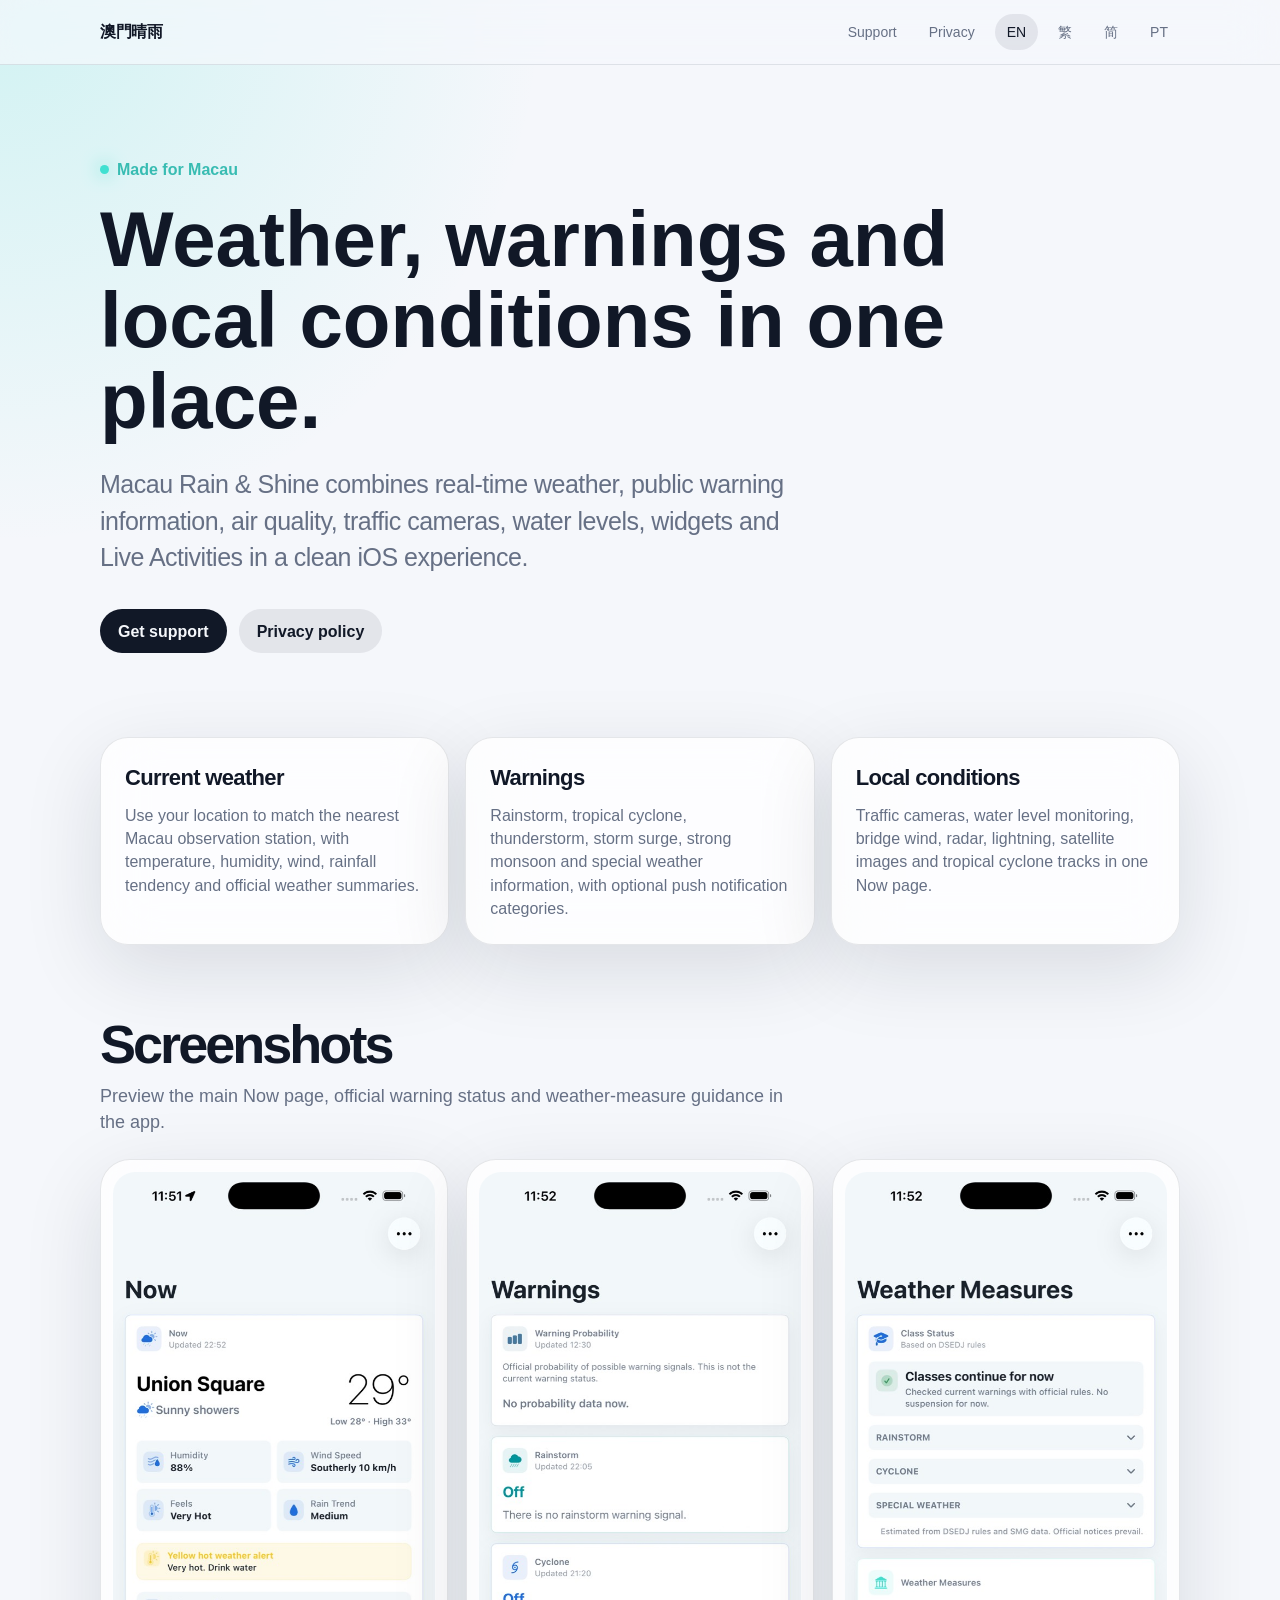
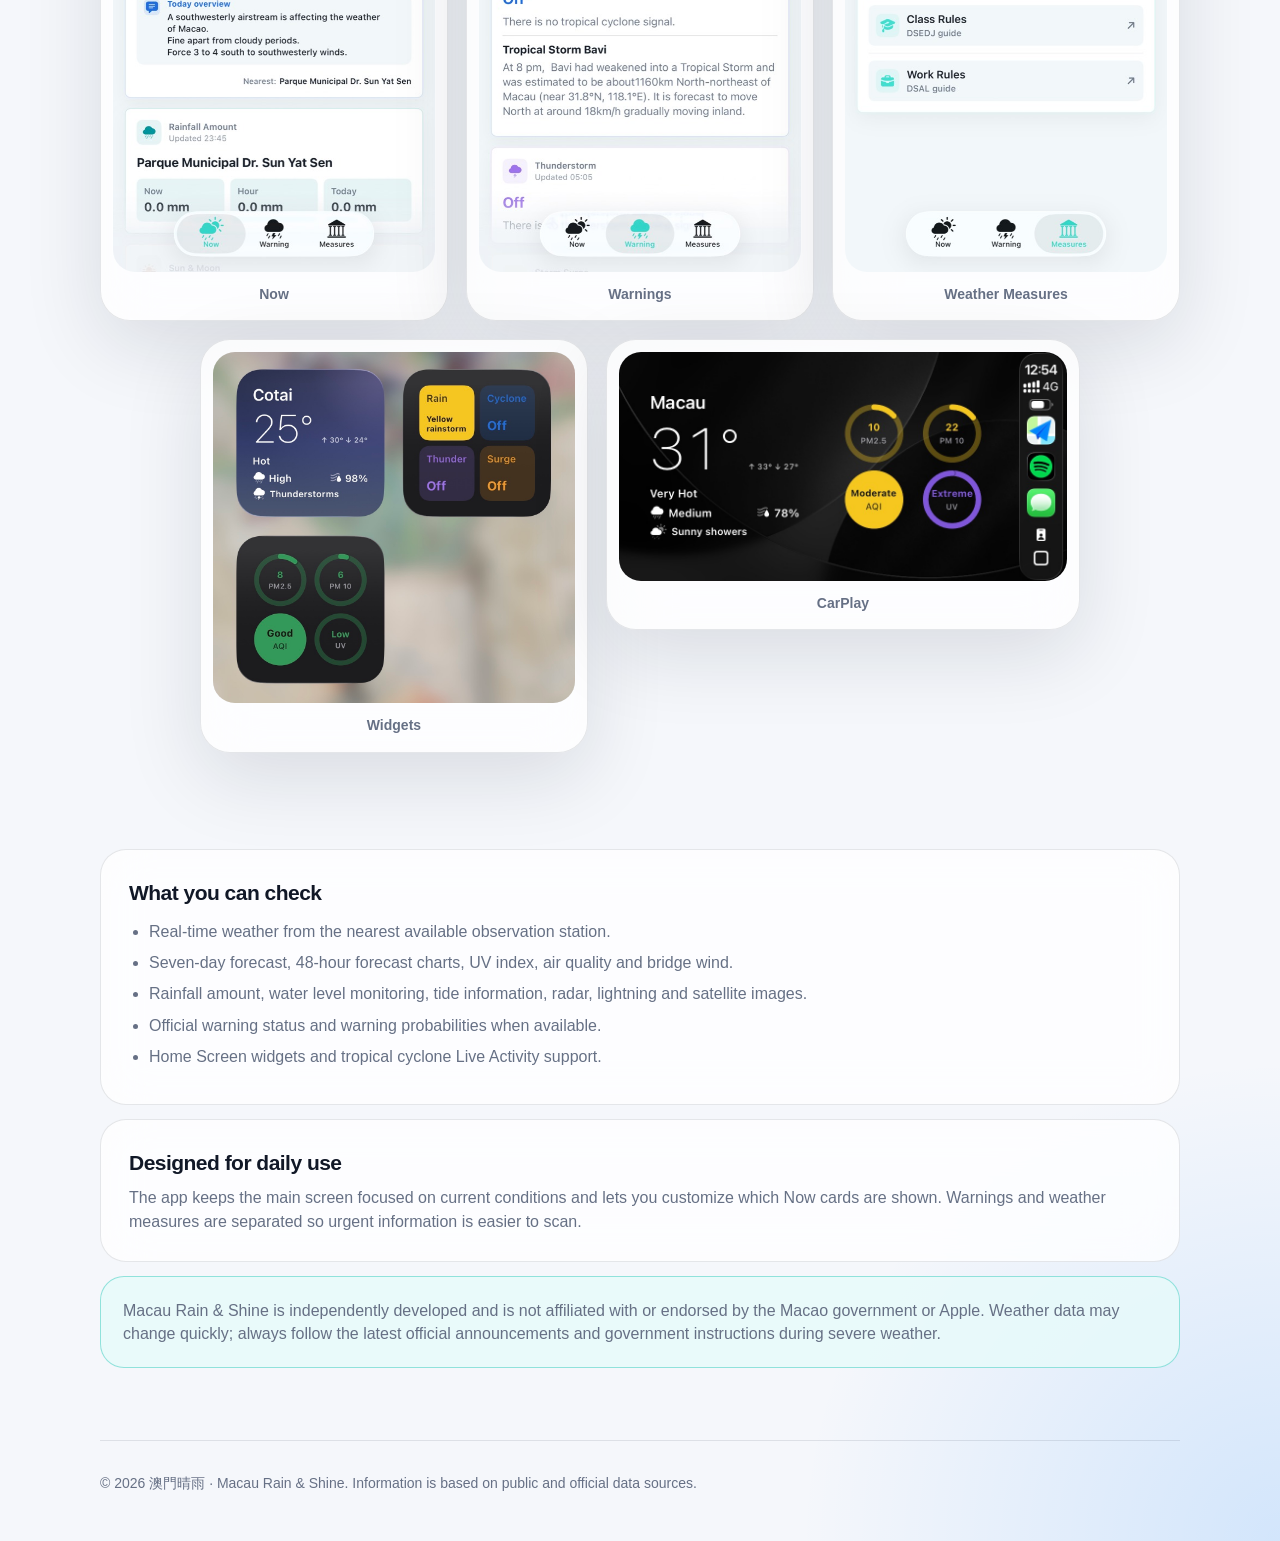
<file: index.html>
<!doctype html>
<html lang="en">
<head>
  <meta charset="utf-8">
  <meta name="viewport" content="width=device-width, initial-scale=1">
  <title>Macau Rain &amp; Shine</title>
  <meta name="description" content="Macau Rain &amp; Shine brings real-time Macau weather, warnings, forecasts, air quality, traffic cameras, water levels, widgets and Live Activities into one clean iOS app.">
  <link rel="stylesheet" href="styles.css">
</head>
<body>
  <header class="topbar">
    <nav class="page nav" aria-label="Main navigation">
      <a class="brand" href="index.html">澳門晴雨</a>
      <div class="links">
        <a href="support.html">Support</a>
        <a href="privacy.html">Privacy</a>
        <button class="lang-button active" data-lang="en">EN</button>
        <button class="lang-button" data-lang="zh-Hant">繁</button>
        <button class="lang-button" data-lang="zh-Hans">简</button>
        <button class="lang-button" data-lang="pt">PT</button>
      </div>
    </nav>
  </header>

  <main class="page">
    <section class="language-panel active" data-panel="en">
      <div class="hero">
        <div class="eyebrow">Made for Macau</div>
        <h1>Weather, warnings and local conditions in one place.</h1>
        <p class="lead">Macau Rain &amp; Shine combines real-time weather, public warning information, air quality, traffic cameras, water levels, widgets and Live Activities in a clean iOS experience.</p>
        <div class="actions">
          <a class="button" href="support.html">Get support</a>
          <a class="button secondary" href="privacy.html">Privacy policy</a>
        </div>
      </div>

      <div class="grid">
        <article class="card"><h2>Current weather</h2><p>Use your location to match the nearest Macau observation station, with temperature, humidity, wind, rainfall tendency and official weather summaries.</p></article>
        <article class="card"><h2>Warnings</h2><p>Rainstorm, tropical cyclone, thunderstorm, storm surge, strong monsoon and special weather information, with optional push notification categories.</p></article>
        <article class="card"><h2>Local conditions</h2><p>Traffic cameras, water level monitoring, bridge wind, radar, lightning, satellite images and tropical cyclone tracks in one Now page.</p></article>
      </div>

      <section class="screenshots" aria-labelledby="screenshots-en">
        <h2 id="screenshots-en">Screenshots</h2>
        <p class="section-lead">Preview the main Now page, official warning status and weather-measure guidance in the app.</p>
        <div class="screenshot-grid">
          <figure class="screenshot-card">
            <img src="assets/screenshots/en-now.jpg" alt="Now page showing current weather, rainfall amount and bottom tab bar" loading="lazy">
            <figcaption>Now</figcaption>
          </figure>
          <figure class="screenshot-card">
            <img src="assets/screenshots/en-warnings.jpg" alt="Warnings page showing rainstorm, cyclone and thunderstorm cards" loading="lazy">
            <figcaption>Warnings</figcaption>
          </figure>
          <figure class="screenshot-card">
            <img src="assets/screenshots/en-measures.jpg" alt="Weather Measures page showing class status and government guidance links" loading="lazy">
            <figcaption>Weather Measures</figcaption>
          </figure>
          <div class="screenshot-pair">
            <figure class="screenshot-card widget-preview">
              <img src="assets/screenshots/widget-en.jpg" alt="Home Screen widgets showing current weather, warning status, air quality and UV information" loading="lazy">
              <figcaption>Widgets</figcaption>
            </figure>
            <figure class="screenshot-card carplay-preview">
              <img src="assets/screenshots/en-carplay.jpg" alt="CarPlay screen showing current weather, air quality and UV information" loading="lazy">
              <figcaption>CarPlay</figcaption>
            </figure>
          </div>
        </div>
      </section>

      <section class="section stack">
        <article class="text-card">
          <h3>What you can check</h3>
          <ul class="feature-list">
            <li>Real-time weather from the nearest available observation station.</li>
            <li>Seven-day forecast, 48-hour forecast charts, UV index, air quality and bridge wind.</li>
            <li>Rainfall amount, water level monitoring, tide information, radar, lightning and satellite images.</li>
            <li>Official warning status and warning probabilities when available.</li>
            <li>Home Screen widgets and tropical cyclone Live Activity support.</li>
          </ul>
        </article>
        <article class="text-card">
          <h3>Designed for daily use</h3>
          <p>The app keeps the main screen focused on current conditions and lets you customize which Now cards are shown. Warnings and weather measures are separated so urgent information is easier to scan.</p>
        </article>
        <article class="notice">
          <p>Macau Rain &amp; Shine is independently developed and is not affiliated with or endorsed by the Macao government or Apple. Weather data may change quickly; always follow the latest official announcements and government instructions during severe weather.</p>
        </article>
      </section>
    </section>

    <section class="language-panel" data-panel="zh-Hant">
      <div class="hero">
        <div class="eyebrow">為澳門而設</div>
        <h1>即時天氣、警告及本地情況，一個 App 睇晒。</h1>
        <p class="lead">澳門晴雨整合即時天氣、公開警告資訊、空氣質素、交通鏡頭、水位監測、Widget 及 Live Activity，提供清晰簡潔的 iOS 體驗。</p>
        <div class="actions">
          <a class="button" href="support.html">支援</a>
          <a class="button secondary" href="privacy.html">私隱政策</a>
        </div>
      </div>

      <div class="grid">
        <article class="card"><h2>即時天氣</h2><p>使用定位配對最接近的澳門觀測站，顯示氣溫、濕度、風況、降雨傾向及官方天氣概況。</p></article>
        <article class="card"><h2>天氣警告</h2><p>暴雨、熱帶氣旋、雷暴、風暴潮、強烈季候風及特別天氣訊息，並可自訂推送通知類別。</p></article>
        <article class="card"><h2>本地實況</h2><p>交通鏡頭、水位監測、橋上風況、雷達、閃電、衛星雲圖及熱帶氣旋路徑圖集中於即時頁。</p></article>
      </div>

      <section class="screenshots" aria-labelledby="screenshots-zh-Hant">
        <h2 id="screenshots-zh-Hant">介面預覽</h2>
        <p class="section-lead">查看即時天氣、風雨警告及惡劣天氣措施三個主要頁面。</p>
        <div class="screenshot-grid">
          <figure class="screenshot-card">
            <img src="assets/screenshots/zh-Hant-now.jpg" alt="即時天氣頁面，顯示現時天氣及降雨量" loading="lazy">
            <figcaption>即時天氣</figcaption>
          </figure>
          <figure class="screenshot-card">
            <img src="assets/screenshots/zh-Hant-warnings.jpg" alt="風雨警告頁面，顯示暴雨、熱帶氣旋及雷暴警告" loading="lazy">
            <figcaption>風雨警告</figcaption>
          </figure>
          <figure class="screenshot-card">
            <img src="assets/screenshots/zh-Hant-measures.jpg" alt="惡劣天氣措施頁面，顯示停課情況及政府指引" loading="lazy">
            <figcaption>惡劣天氣措施</figcaption>
          </figure>
          <div class="screenshot-pair">
            <figure class="screenshot-card widget-preview">
              <img src="assets/screenshots/widget-zh-Hant.jpg" alt="主畫面 Widget，顯示即時天氣、警告狀態、空氣質素及紫外線資料" loading="lazy">
              <figcaption>Widget</figcaption>
            </figure>
            <figure class="screenshot-card carplay-preview">
              <img src="assets/screenshots/zh-Hant-carplay.jpg" alt="CarPlay 畫面，顯示即時天氣、空氣質素及紫外線資料" loading="lazy">
              <figcaption>CarPlay</figcaption>
            </figure>
          </div>
        </div>
      </section>

      <section class="section stack">
        <article class="text-card">
          <h3>可以查看的資料</h3>
          <ul class="feature-list">
            <li>最接近觀測站的即時天氣資料。</li>
            <li>七日預報、48 小時預報圖、紫外線指數、空氣質素及橋上風況。</li>
            <li>降雨量、水位監測、潮汐資訊、雷達圖、閃電圖及衛星雲圖。</li>
            <li>官方警告狀態，以及有資料時顯示警告發出概率。</li>
            <li>主畫面 Widget 及熱帶氣旋 Live Activity。</li>
          </ul>
        </article>
        <article class="text-card">
          <h3>為日常使用而整理</h3>
          <p>主頁集中顯示現時最需要的資訊，並可自訂顯示哪些即時卡片。警告及惡劣天氣措施分頁處理，方便快速掃讀。</p>
        </article>
        <article class="notice">
          <p>澳門晴雨由獨立開發者製作，與澳門政府部門或 Apple 沒有隸屬、認可或合作關係。天氣資料可能快速轉變；惡劣天氣期間，請以最新官方公布及政府指引為準。</p>
        </article>
      </section>
    </section>

    <section class="language-panel" data-panel="zh-Hans">
      <div class="hero">
        <div class="eyebrow">为澳门而设</div>
        <h1>即时天气、警告及本地情况，一个 App 看齐。</h1>
        <p class="lead">澳门晴雨整合即时天气、公开警告信息、空气质量、交通镜头、水位监测、Widget 及 Live Activity，提供清晰简洁的 iOS 体验。</p>
        <div class="actions">
          <a class="button" href="support.html">支持</a>
          <a class="button secondary" href="privacy.html">隐私政策</a>
        </div>
      </div>

      <div class="grid">
        <article class="card"><h2>即时天气</h2><p>使用定位配对最接近的澳门观测站，显示气温、湿度、风况、降雨倾向及官方天气概况。</p></article>
        <article class="card"><h2>天气警告</h2><p>暴雨、热带气旋、雷暴、风暴潮、强烈季候风及特别天气信息，并可自定义推送通知类别。</p></article>
        <article class="card"><h2>本地实况</h2><p>交通镜头、水位监测、桥上风况、雷达、闪电、卫星云图及热带气旋路径图集中于即时页。</p></article>
      </div>

      <section class="screenshots" aria-labelledby="screenshots-zh-Hans">
        <h2 id="screenshots-zh-Hans">界面预览</h2>
        <p class="section-lead">查看即时天气、风雨警告及恶劣天气措施三个主要页面。</p>
        <div class="screenshot-grid">
          <figure class="screenshot-card">
            <img src="assets/screenshots/zh-Hans-now.jpg" alt="即时天气页面，显示当前天气及降雨量" loading="lazy">
            <figcaption>即时天气</figcaption>
          </figure>
          <figure class="screenshot-card">
            <img src="assets/screenshots/zh-Hans-warnings.jpg" alt="风雨警告页面，显示暴雨、热带气旋及雷暴警告" loading="lazy">
            <figcaption>风雨警告</figcaption>
          </figure>
          <figure class="screenshot-card">
            <img src="assets/screenshots/zh-Hans-measures.jpg" alt="恶劣天气措施页面，显示停课情况及政府指引" loading="lazy">
            <figcaption>恶劣天气措施</figcaption>
          </figure>
          <div class="screenshot-pair">
            <figure class="screenshot-card widget-preview">
              <img src="assets/screenshots/widget-zh-Hans.jpg" alt="主屏幕 Widget，显示即时天气、警告状态、空气质量及紫外线资料" loading="lazy">
              <figcaption>Widget</figcaption>
            </figure>
            <figure class="screenshot-card carplay-preview">
              <img src="assets/screenshots/zh-Hans-carplay.jpg" alt="CarPlay 画面，显示即时天气、空气质量及紫外线资料" loading="lazy">
              <figcaption>CarPlay</figcaption>
            </figure>
          </div>
        </div>
      </section>

      <section class="section stack">
        <article class="text-card">
          <h3>可以查看的资料</h3>
          <ul class="feature-list">
            <li>最接近观测站的即时天气资料。</li>
            <li>七日预报、48 小时预报图、紫外线指数、空气质量及桥上风况。</li>
            <li>降雨量、水位监测、潮汐信息、雷达图、闪电图及卫星云图。</li>
            <li>官方警告状态，以及有资料时显示警告发出概率。</li>
            <li>主屏幕 Widget 及热带气旋 Live Activity。</li>
          </ul>
        </article>
        <article class="text-card">
          <h3>为日常使用而整理</h3>
          <p>主页集中显示当前最需要的信息，并可自定义显示哪些即时卡片。警告及恶劣天气措施分页处理，方便快速扫读。</p>
        </article>
        <article class="notice">
          <p>澳门晴雨由独立开发者制作，与澳门政府部门或 Apple 没有隶属、认可或合作关系。天气资料可能快速转变；恶劣天气期间，请以最新官方公布及政府指引为准。</p>
        </article>
      </section>
    </section>

    <section class="language-panel" data-panel="pt">
      <div class="hero">
        <div class="eyebrow">Criado para Macau</div>
        <h1>Tempo, avisos e condições locais num só lugar.</h1>
        <p class="lead">Sol e Chuva Macau reúne tempo em tempo real, informação pública sobre avisos, qualidade do ar, câmaras de trânsito, nível da água, widgets e Live Activities numa experiência iOS simples e clara.</p>
        <div class="actions">
          <a class="button" href="support.html">Apoio</a>
          <a class="button secondary" href="privacy.html">Privacidade</a>
        </div>
      </div>

      <div class="grid">
        <article class="card"><h2>Tempo atual</h2><p>Usa a localização para encontrar a estação de observação de Macau mais próxima, com temperatura, humidade, vento, tendência de chuva e resumo oficial.</p></article>
        <article class="card"><h2>Avisos</h2><p>Chuva intensa, ciclone tropical, trovoada, maré de tempestade, monção forte e informações especiais, com categorias opcionais de notificações.</p></article>
        <article class="card"><h2>Condições locais</h2><p>Câmaras de trânsito, nível da água, vento nas pontes, radar, relâmpagos, imagens de satélite e trajetórias de ciclones tropicais na página Agora.</p></article>
      </div>

      <section class="screenshots" aria-labelledby="screenshots-pt">
        <h2 id="screenshots-pt">Capturas de ecrã</h2>
        <p class="section-lead">Veja as páginas principais: tempo atual, avisos e medidas de mau tempo.</p>
        <div class="screenshot-grid">
          <figure class="screenshot-card">
            <img src="assets/screenshots/pt-now.jpg" alt="Página Tempo Atual com meteorologia atual e precipitação" loading="lazy">
            <figcaption>Tempo Atual</figcaption>
          </figure>
          <figure class="screenshot-card">
            <img src="assets/screenshots/pt-warnings.jpg" alt="Página Avisos com chuva intensa, ciclone e trovoada" loading="lazy">
            <figcaption>Avisos</figcaption>
          </figure>
          <figure class="screenshot-card">
            <img src="assets/screenshots/pt-measures.jpg" alt="Página Medidas de mau tempo com estado das aulas e guias oficiais" loading="lazy">
            <figcaption>Medidas</figcaption>
          </figure>
          <div class="screenshot-pair">
            <figure class="screenshot-card widget-preview">
              <img src="assets/screenshots/widget-pt.jpg" alt="Widgets do ecrã principal com tempo atual, avisos, qualidade do ar e índice UV" loading="lazy">
              <figcaption>Widgets</figcaption>
            </figure>
            <figure class="screenshot-card carplay-preview">
              <img src="assets/screenshots/pt-carplay.jpg" alt="Ecrã CarPlay com tempo atual, qualidade do ar e índice UV" loading="lazy">
              <figcaption>CarPlay</figcaption>
            </figure>
          </div>
        </div>
      </section>

      <section class="section stack">
        <article class="text-card">
          <h3>O que pode consultar</h3>
          <ul class="feature-list">
            <li>Tempo em tempo real da estação de observação mais próxima.</li>
            <li>Previsão de sete dias, gráficos de 48 horas, índice UV, qualidade do ar e vento nas pontes.</li>
            <li>Quantidade de chuva, monitorização do nível da água, marés, radar, relâmpagos e imagens de satélite.</li>
            <li>Estado dos avisos oficiais e probabilidades de emissão quando disponíveis.</li>
            <li>Widgets no ecrã principal e Live Activity para ciclones tropicais.</li>
          </ul>
        </article>
        <article class="text-card">
          <h3>Organizada para uso diário</h3>
          <p>A página principal mostra as informações mais importantes do momento e permite personalizar os cartões. Os avisos e medidas de mau tempo ficam em páginas separadas para leitura rápida.</p>
        </article>
        <article class="notice">
          <p>Sol e Chuva Macau é desenvolvida de forma independente e não é afiliada nem apoiada pelo Governo de Macau ou pela Apple. As condições meteorológicas podem mudar rapidamente; durante mau tempo, siga sempre os anúncios oficiais e as instruções do governo.</p>
        </article>
      </section>
    </section>
  </main>

  <footer class="page footer">© 2026 澳門晴雨 · Macau Rain &amp; Shine. Information is based on public and official data sources.</footer>
  <script>
    const buttons = document.querySelectorAll(".lang-button");
    const panels = document.querySelectorAll(".language-panel");
    buttons.forEach((button) => {
      button.addEventListener("click", () => {
        const lang = button.dataset.lang;
        buttons.forEach((item) => item.classList.toggle("active", item === button));
        panels.forEach((panel) => panel.classList.toggle("active", panel.dataset.panel === lang));
        document.documentElement.lang = lang;
      });
    });
  </script>
</body>
</html>
</file>
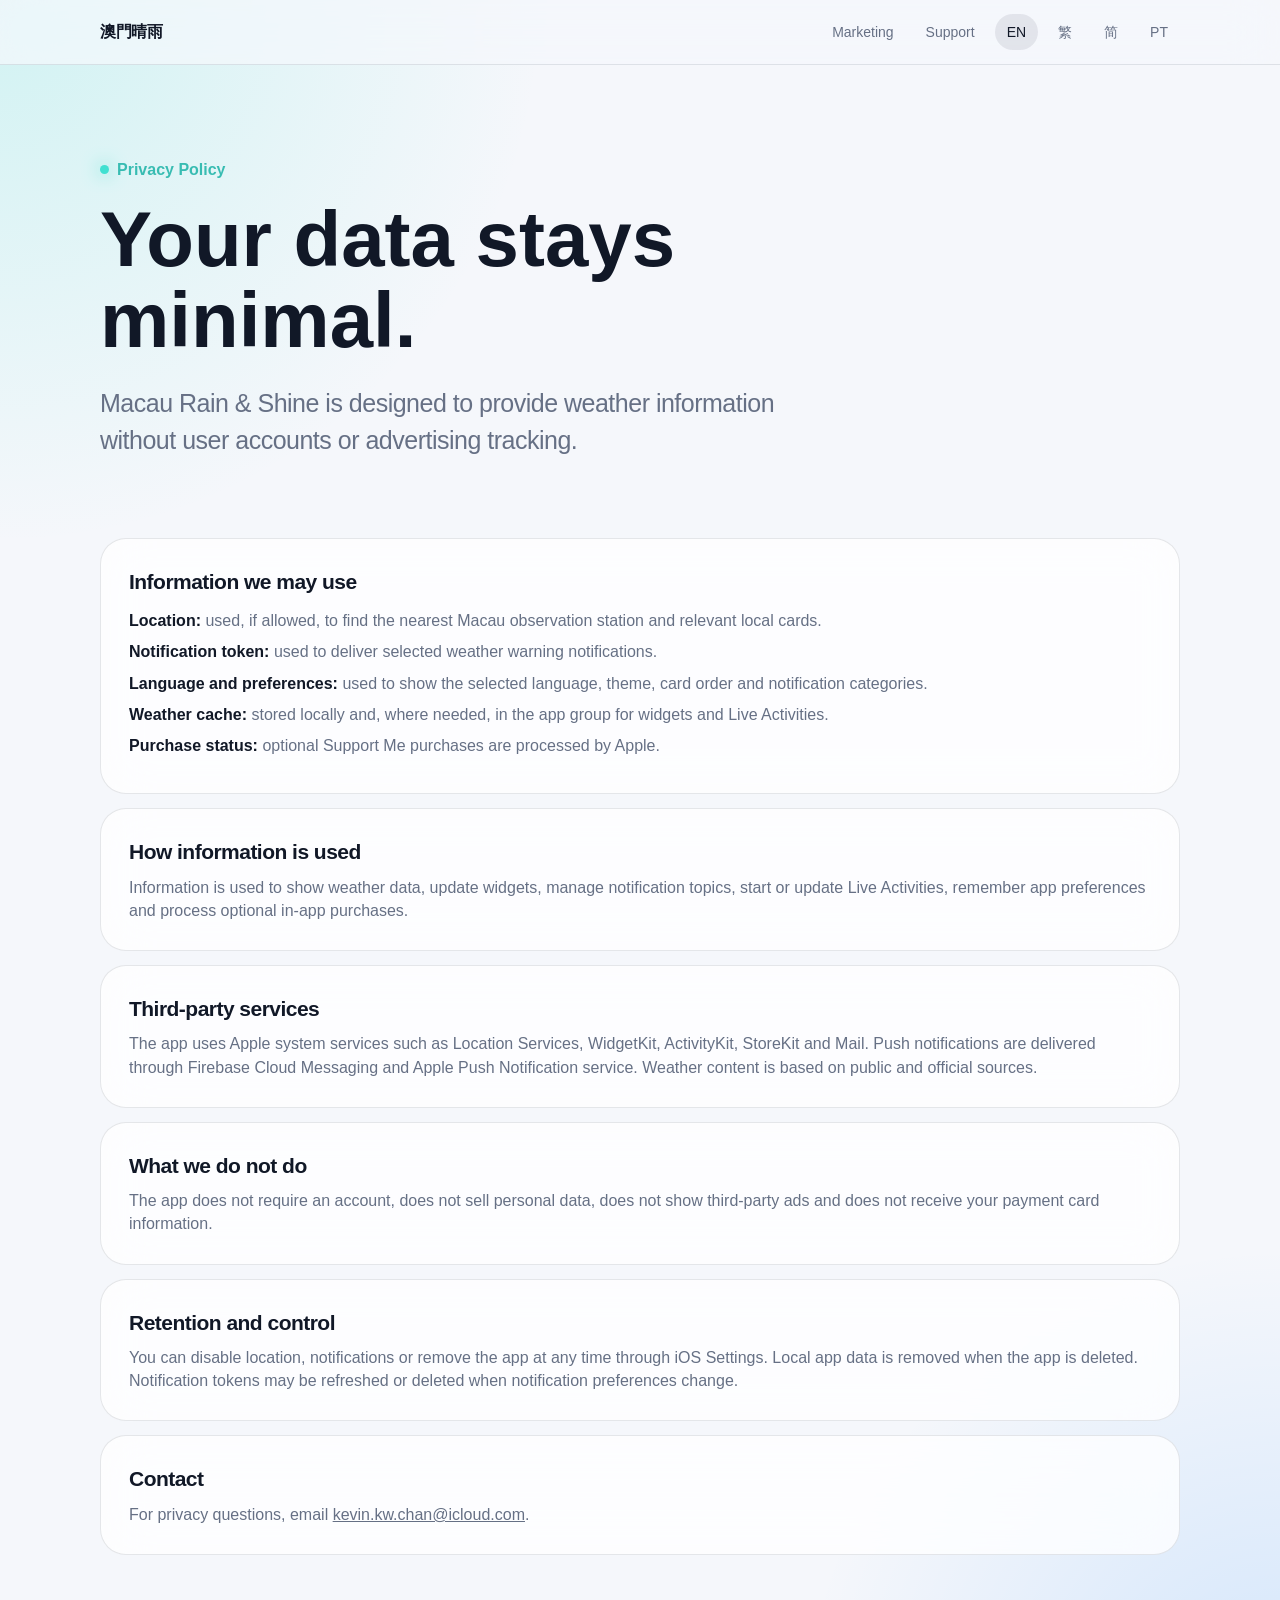
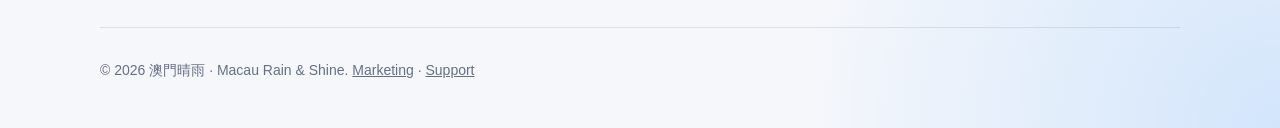
<file: privacy.html>
<!doctype html>
<html lang="en">
<head>
  <meta charset="utf-8">
  <meta name="viewport" content="width=device-width, initial-scale=1">
  <title>Macau Rain &amp; Shine Privacy Policy</title>
  <meta name="description" content="Privacy policy for Macau Rain &amp; Shine.">
  <link rel="stylesheet" href="styles.css">
</head>
<body>
  <header class="topbar">
    <nav class="page nav" aria-label="Main navigation">
      <a class="brand" href="index.html">澳門晴雨</a>
      <div class="links">
        <a href="index.html">Marketing</a>
        <a href="support.html">Support</a>
        <button class="lang-button active" data-lang="en">EN</button>
        <button class="lang-button" data-lang="zh-Hant">繁</button>
        <button class="lang-button" data-lang="zh-Hans">简</button>
        <button class="lang-button" data-lang="pt">PT</button>
      </div>
    </nav>
  </header>

  <main class="page">
    <section class="language-panel active" data-panel="en">
      <div class="hero">
        <div class="eyebrow">Privacy Policy</div>
        <h1>Your data stays minimal.</h1>
        <p class="lead">Macau Rain &amp; Shine is designed to provide weather information without user accounts or advertising tracking.</p>
      </div>
      <section class="section stack">
        <article class="text-card">
          <h3>Information we may use</h3>
          <ul class="meta-list">
            <li><strong>Location:</strong> used, if allowed, to find the nearest Macau observation station and relevant local cards.</li>
            <li><strong>Notification token:</strong> used to deliver selected weather warning notifications.</li>
            <li><strong>Language and preferences:</strong> used to show the selected language, theme, card order and notification categories.</li>
            <li><strong>Weather cache:</strong> stored locally and, where needed, in the app group for widgets and Live Activities.</li>
            <li><strong>Purchase status:</strong> optional Support Me purchases are processed by Apple.</li>
          </ul>
        </article>
        <article class="text-card"><h3>How information is used</h3><p>Information is used to show weather data, update widgets, manage notification topics, start or update Live Activities, remember app preferences and process optional in-app purchases.</p></article>
        <article class="text-card"><h3>Third-party services</h3><p>The app uses Apple system services such as Location Services, WidgetKit, ActivityKit, StoreKit and Mail. Push notifications are delivered through Firebase Cloud Messaging and Apple Push Notification service. Weather content is based on public and official sources.</p></article>
        <article class="text-card"><h3>What we do not do</h3><p>The app does not require an account, does not sell personal data, does not show third-party ads and does not receive your payment card information.</p></article>
        <article class="text-card"><h3>Retention and control</h3><p>You can disable location, notifications or remove the app at any time through iOS Settings. Local app data is removed when the app is deleted. Notification tokens may be refreshed or deleted when notification preferences change.</p></article>
        <article class="text-card"><h3>Contact</h3><p>For privacy questions, email <a href="mailto:kevin.kw.chan@icloud.com">kevin.kw.chan@icloud.com</a>.</p></article>
      </section>
    </section>

    <section class="language-panel" data-panel="zh-Hant">
      <div class="hero">
        <div class="eyebrow">私隱政策</div>
        <h1>只使用必要資料。</h1>
        <p class="lead">澳門晴雨不設用戶帳戶，亦不作廣告追蹤，目標是簡單提供天氣資訊。</p>
      </div>
      <section class="section stack">
        <article class="text-card">
          <h3>可能使用的資料</h3>
          <ul class="meta-list">
            <li><strong>定位：</strong>如你允許，用於尋找最接近的澳門觀測站及相關本地卡片。</li>
            <li><strong>通知 token：</strong>用於發送你選擇接收的天氣警告通知。</li>
            <li><strong>語言及偏好：</strong>用於顯示所選語言、主題、卡片排序及通知類別。</li>
            <li><strong>天氣快取：</strong>儲存在本機，必要時亦儲存在 App Group 供 Widget 及 Live Activity 使用。</li>
            <li><strong>購買狀態：</strong>自願 Support Me 內購買由 Apple 處理。</li>
          </ul>
        </article>
        <article class="text-card"><h3>資料用途</h3><p>資料用於顯示天氣、更新 Widget、管理通知 topic、啟動或更新 Live Activity、記住 App 偏好，以及處理自願性 App 內購買。</p></article>
        <article class="text-card"><h3>第三方服務</h3><p>App 使用 Apple 系統服務，例如定位服務、WidgetKit、ActivityKit、StoreKit 及 Mail。推送通知透過 Firebase Cloud Messaging 及 Apple Push Notification service 發送。天氣內容基於公開及官方資料來源。</p></article>
        <article class="text-card"><h3>我們不會做的事</h3><p>App 不需要用戶帳戶，不會出售個人資料，不會顯示第三方廣告，亦不會取得你的付款卡資料。</p></article>
        <article class="text-card"><h3>保留及控制</h3><p>你可隨時在 iOS 設定關閉定位、通知或移除 App。刪除 App 會移除本機 App 資料。通知 token 可能會在通知偏好改變時重新整理或刪除。</p></article>
        <article class="text-card"><h3>聯絡</h3><p>如有私隱問題，請電郵至 <a href="mailto:kevin.kw.chan@icloud.com">kevin.kw.chan@icloud.com</a>。</p></article>
      </section>
    </section>

    <section class="language-panel" data-panel="zh-Hans">
      <div class="hero">
        <div class="eyebrow">隐私政策</div>
        <h1>只使用必要资料。</h1>
        <p class="lead">澳门晴雨不设用户账户，也不作广告追踪，目标是简单提供天气信息。</p>
      </div>
      <section class="section stack">
        <article class="text-card">
          <h3>可能使用的资料</h3>
          <ul class="meta-list">
            <li><strong>定位：</strong>如你允许，用于寻找最接近的澳门观测站及相关本地卡片。</li>
            <li><strong>通知 token：</strong>用于发送你选择接收的天气警告通知。</li>
            <li><strong>语言及偏好：</strong>用于显示所选语言、主题、卡片排序及通知类别。</li>
            <li><strong>天气缓存：</strong>储存在本机，必要时也储存在 App Group 供 Widget 及 Live Activity 使用。</li>
            <li><strong>购买状态：</strong>自愿 Support Me 内购买由 Apple 处理。</li>
          </ul>
        </article>
        <article class="text-card"><h3>资料用途</h3><p>资料用于显示天气、更新 Widget、管理通知 topic、启动或更新 Live Activity、记住 App 偏好，以及处理自愿性 App 内购买。</p></article>
        <article class="text-card"><h3>第三方服务</h3><p>App 使用 Apple 系统服务，例如定位服务、WidgetKit、ActivityKit、StoreKit 及 Mail。推送通知通过 Firebase Cloud Messaging 及 Apple Push Notification service 发送。天气内容基于公开及官方资料来源。</p></article>
        <article class="text-card"><h3>我们不会做的事</h3><p>App 不需要用户账户，不会出售个人资料，不会显示第三方广告，也不会取得你的付款卡资料。</p></article>
        <article class="text-card"><h3>保留及控制</h3><p>你可随时在 iOS 设置关闭定位、通知或移除 App。删除 App 会移除本机 App 资料。通知 token 可能会在通知偏好改变时刷新或删除。</p></article>
        <article class="text-card"><h3>联系</h3><p>如有隐私问题，请电邮至 <a href="mailto:kevin.kw.chan@icloud.com">kevin.kw.chan@icloud.com</a>。</p></article>
      </section>
    </section>

    <section class="language-panel" data-panel="pt">
      <div class="hero">
        <div class="eyebrow">Privacidade</div>
        <h1>Usamos apenas o necessário.</h1>
        <p class="lead">Sol e Chuva Macau foi criada para fornecer informação meteorológica sem contas de utilizador nem rastreio publicitário.</p>
      </div>
      <section class="section stack">
        <article class="text-card">
          <h3>Informação que podemos usar</h3>
          <ul class="meta-list">
            <li><strong>Localização:</strong> usada, se autorizada, para encontrar a estação de observação de Macau mais próxima e cartões locais relevantes.</li>
            <li><strong>Token de notificação:</strong> usado para enviar as notificações de avisos meteorológicos escolhidas pelo utilizador.</li>
            <li><strong>Idioma e preferências:</strong> usados para mostrar o idioma, tema, ordem dos cartões e categorias de notificação selecionados.</li>
            <li><strong>Cache meteorológica:</strong> guardada localmente e, quando necessário, no App Group para widgets e Live Activities.</li>
            <li><strong>Estado de compra:</strong> compras opcionais Support Me são processadas pela Apple.</li>
          </ul>
        </article>
        <article class="text-card"><h3>Como a informação é usada</h3><p>A informação é usada para mostrar dados meteorológicos, atualizar widgets, gerir tópicos de notificação, iniciar ou atualizar Live Activities, guardar preferências e processar compras opcionais na app.</p></article>
        <article class="text-card"><h3>Serviços de terceiros</h3><p>A app usa serviços do sistema Apple, como Localização, WidgetKit, ActivityKit, StoreKit e Mail. As notificações push são enviadas através do Firebase Cloud Messaging e Apple Push Notification service. O conteúdo meteorológico baseia-se em fontes públicas e oficiais.</p></article>
        <article class="text-card"><h3>O que não fazemos</h3><p>A app não exige conta, não vende dados pessoais, não mostra anúncios de terceiros e não recebe dados do seu cartão de pagamento.</p></article>
        <article class="text-card"><h3>Retenção e controlo</h3><p>Pode desativar localização, notificações ou remover a app a qualquer momento nas Definições do iOS. Ao apagar a app, os dados locais da app são removidos. Os tokens de notificação podem ser atualizados ou apagados quando as preferências mudam.</p></article>
        <article class="text-card"><h3>Contacto</h3><p>Para questões de privacidade, envie email para <a href="mailto:kevin.kw.chan@icloud.com">kevin.kw.chan@icloud.com</a>.</p></article>
      </section>
    </section>
  </main>

  <footer class="page footer">© 2026 澳門晴雨 · Macau Rain &amp; Shine. <a href="index.html">Marketing</a> · <a href="support.html">Support</a></footer>
  <script>
    const buttons = document.querySelectorAll(".lang-button");
    const panels = document.querySelectorAll(".language-panel");
    buttons.forEach((button) => {
      button.addEventListener("click", () => {
        const lang = button.dataset.lang;
        buttons.forEach((item) => item.classList.toggle("active", item === button));
        panels.forEach((panel) => panel.classList.toggle("active", panel.dataset.panel === lang));
        document.documentElement.lang = lang;
      });
    });
  </script>
</body>
</html>
</file>
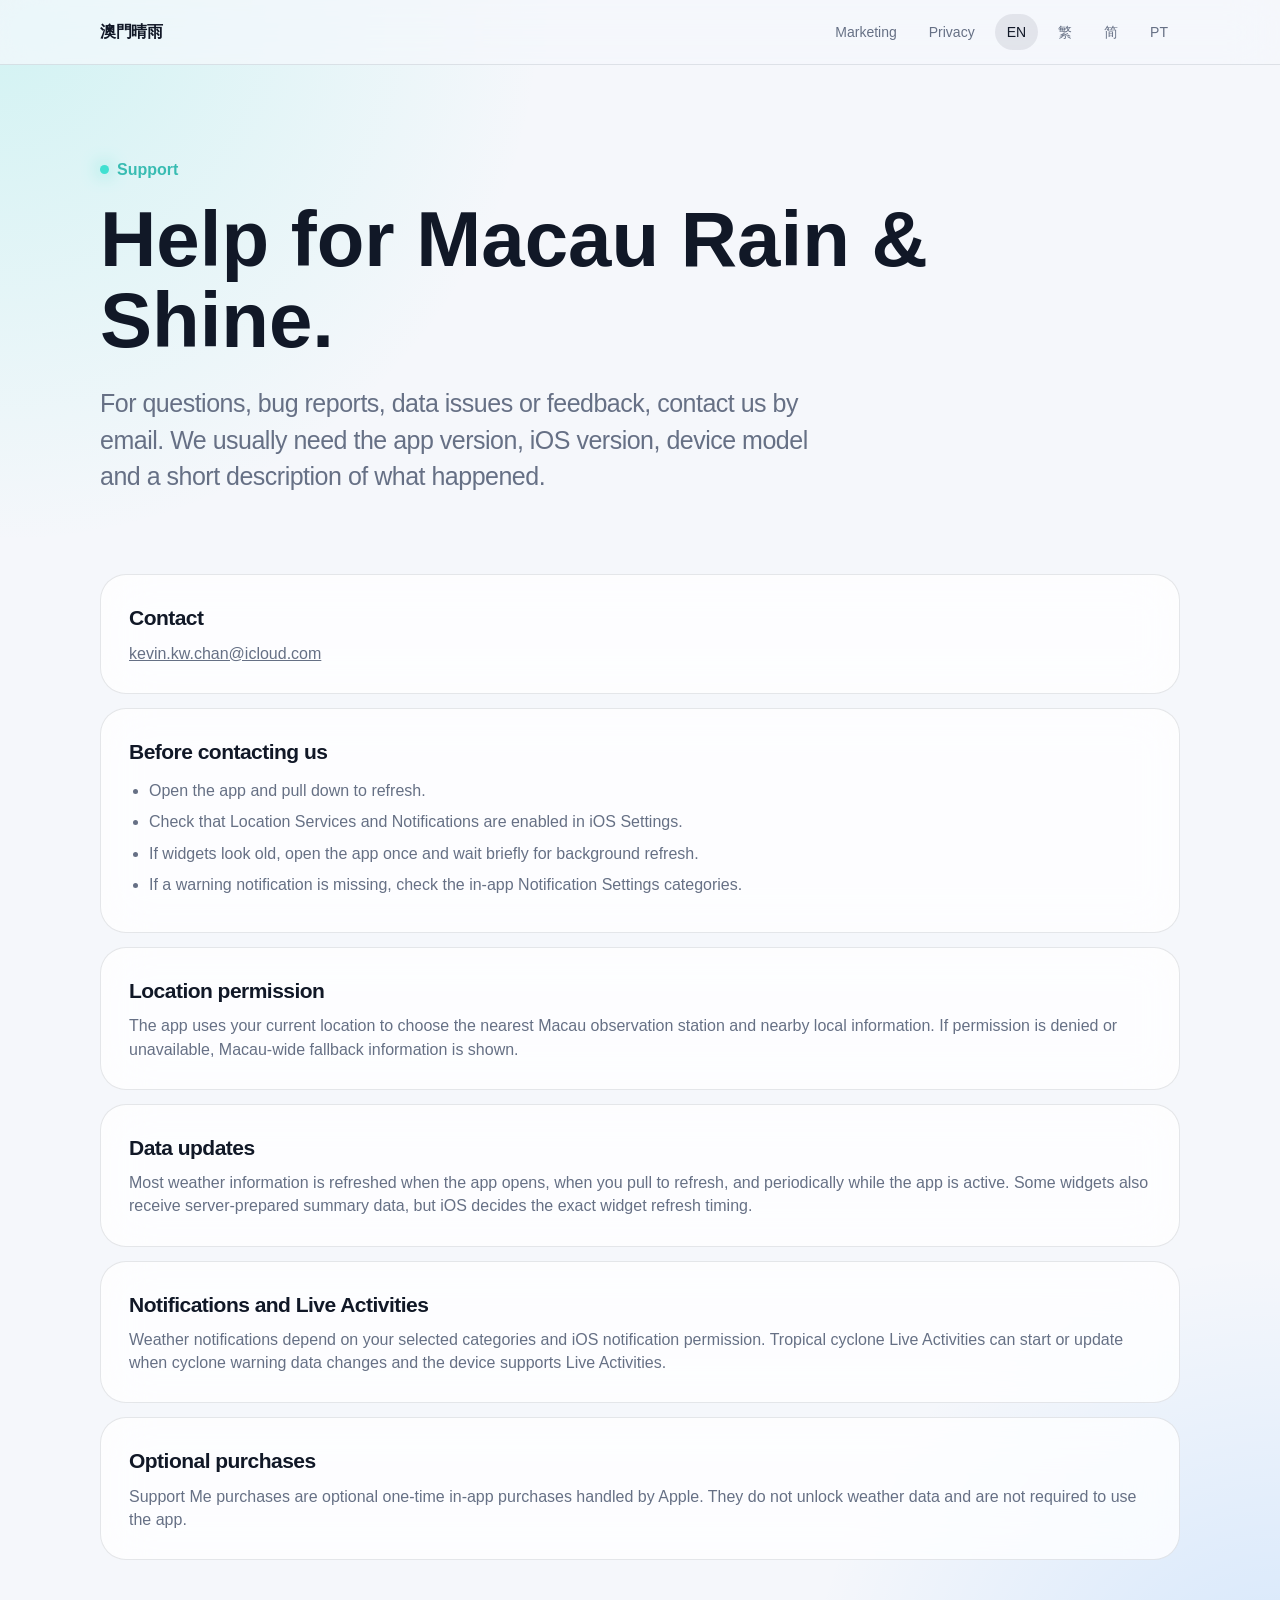
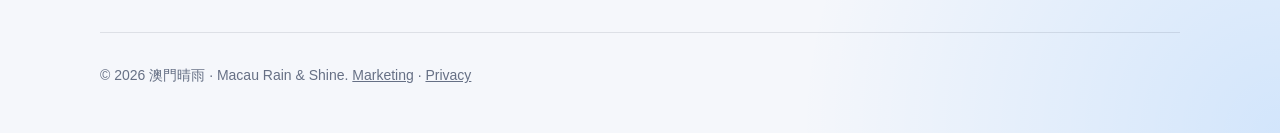
<file: support.html>
<!doctype html>
<html lang="en">
<head>
  <meta charset="utf-8">
  <meta name="viewport" content="width=device-width, initial-scale=1">
  <title>Macau Rain &amp; Shine Support</title>
  <meta name="description" content="Support information for Macau Rain &amp; Shine.">
  <link rel="stylesheet" href="styles.css">
</head>
<body>
  <header class="topbar">
    <nav class="page nav" aria-label="Main navigation">
      <a class="brand" href="index.html">澳門晴雨</a>
      <div class="links">
        <a href="index.html">Marketing</a>
        <a href="privacy.html">Privacy</a>
        <button class="lang-button active" data-lang="en">EN</button>
        <button class="lang-button" data-lang="zh-Hant">繁</button>
        <button class="lang-button" data-lang="zh-Hans">简</button>
        <button class="lang-button" data-lang="pt">PT</button>
      </div>
    </nav>
  </header>

  <main class="page">
    <section class="language-panel active" data-panel="en">
      <div class="hero">
        <div class="eyebrow">Support</div>
        <h1>Help for Macau Rain &amp; Shine.</h1>
        <p class="lead">For questions, bug reports, data issues or feedback, contact us by email. We usually need the app version, iOS version, device model and a short description of what happened.</p>
      </div>
      <section class="section stack">
        <article class="text-card"><h3>Contact</h3><p><a href="mailto:kevin.kw.chan@icloud.com">kevin.kw.chan@icloud.com</a></p></article>
        <article class="text-card">
          <h3>Before contacting us</h3>
          <ul class="feature-list">
            <li>Open the app and pull down to refresh.</li>
            <li>Check that Location Services and Notifications are enabled in iOS Settings.</li>
            <li>If widgets look old, open the app once and wait briefly for background refresh.</li>
            <li>If a warning notification is missing, check the in-app Notification Settings categories.</li>
          </ul>
        </article>
        <article class="text-card"><h3>Location permission</h3><p>The app uses your current location to choose the nearest Macau observation station and nearby local information. If permission is denied or unavailable, Macau-wide fallback information is shown.</p></article>
        <article class="text-card"><h3>Data updates</h3><p>Most weather information is refreshed when the app opens, when you pull to refresh, and periodically while the app is active. Some widgets also receive server-prepared summary data, but iOS decides the exact widget refresh timing.</p></article>
        <article class="text-card"><h3>Notifications and Live Activities</h3><p>Weather notifications depend on your selected categories and iOS notification permission. Tropical cyclone Live Activities can start or update when cyclone warning data changes and the device supports Live Activities.</p></article>
        <article class="text-card"><h3>Optional purchases</h3><p>Support Me purchases are optional one-time in-app purchases handled by Apple. They do not unlock weather data and are not required to use the app.</p></article>
      </section>
    </section>

    <section class="language-panel" data-panel="zh-Hant">
      <div class="hero">
        <div class="eyebrow">支援</div>
        <h1>澳門晴雨支援。</h1>
        <p class="lead">如有問題、錯誤回報、資料異常或意見，請透過電郵聯絡。通常請提供 App 版本、iOS 版本、裝置型號及簡短問題描述。</p>
      </div>
      <section class="section stack">
        <article class="text-card"><h3>聯絡</h3><p><a href="mailto:kevin.kw.chan@icloud.com">kevin.kw.chan@icloud.com</a></p></article>
        <article class="text-card">
          <h3>聯絡前可先檢查</h3>
          <ul class="feature-list">
            <li>打開 App 後下拉重新整理。</li>
            <li>在 iOS 設定確認定位服務及通知已允許。</li>
            <li>如果 Widget 資料較舊，請先打開 App 等待背景更新。</li>
            <li>如果收不到某類警告通知，請檢查 App 內的通知設定類別。</li>
          </ul>
        </article>
        <article class="text-card"><h3>定位權限</h3><p>App 會使用目前位置選擇最接近的澳門觀測站及附近本地資訊。如未允許定位或定位不可用，會顯示全澳 fallback 資訊。</p></article>
        <article class="text-card"><h3>資料更新</h3><p>大部分天氣資料會在開啟 App、下拉重新整理，以及 App 使用期間定時更新。部分 Widget 亦會使用 server 預先整理的摘要資料，但實際 Widget 更新時間由 iOS 決定。</p></article>
        <article class="text-card"><h3>通知及 Live Activity</h3><p>天氣通知取決於你選擇的通知類別及 iOS 通知權限。當熱帶氣旋警告資料有變化，而且裝置支援 Live Activity 時，App 可啟動或更新熱帶氣旋 Live Activity。</p></article>
        <article class="text-card"><h3>自願支持</h3><p>Support Me 內購買屬自願一次性 App 內購買，由 Apple 處理。它不會解鎖天氣資料，亦不是使用 App 的必要條件。</p></article>
      </section>
    </section>

    <section class="language-panel" data-panel="zh-Hans">
      <div class="hero">
        <div class="eyebrow">支持</div>
        <h1>澳门晴雨支持。</h1>
        <p class="lead">如有问题、错误反馈、资料异常或意见，请通过电邮联系。通常请提供 App 版本、iOS 版本、设备型号及简短问题描述。</p>
      </div>
      <section class="section stack">
        <article class="text-card"><h3>联系</h3><p><a href="mailto:kevin.kw.chan@icloud.com">kevin.kw.chan@icloud.com</a></p></article>
        <article class="text-card">
          <h3>联系前可先检查</h3>
          <ul class="feature-list">
            <li>打开 App 后下拉刷新。</li>
            <li>在 iOS 设置确认定位服务及通知已允许。</li>
            <li>如果 Widget 资料较旧，请先打开 App 等待后台更新。</li>
            <li>如果收不到某类警告通知，请检查 App 内的通知设置类别。</li>
          </ul>
        </article>
        <article class="text-card"><h3>定位权限</h3><p>App 会使用当前位置选择最接近的澳门观测站及附近本地信息。如未允许定位或定位不可用，会显示全澳 fallback 信息。</p></article>
        <article class="text-card"><h3>资料更新</h3><p>大部分天气资料会在开启 App、下拉刷新，以及 App 使用期间定时更新。部分 Widget 也会使用 server 预先整理的摘要资料，但实际 Widget 更新时间由 iOS 决定。</p></article>
        <article class="text-card"><h3>通知及 Live Activity</h3><p>天气通知取决于你选择的通知类别及 iOS 通知权限。当热带气旋警告资料有变化，而且设备支持 Live Activity 时，App 可启动或更新热带气旋 Live Activity。</p></article>
        <article class="text-card"><h3>自愿支持</h3><p>Support Me 内购买属自愿一次性 App 内购买，由 Apple 处理。它不会解锁天气资料，也不是使用 App 的必要条件。</p></article>
      </section>
    </section>

    <section class="language-panel" data-panel="pt">
      <div class="hero">
        <div class="eyebrow">Apoio</div>
        <h1>Apoio para Sol e Chuva Macau.</h1>
        <p class="lead">Para perguntas, erros, problemas de dados ou sugestões, contacte-nos por email. Normalmente precisamos da versão da app, versão do iOS, modelo do dispositivo e uma breve descrição.</p>
      </div>
      <section class="section stack">
        <article class="text-card"><h3>Contacto</h3><p><a href="mailto:kevin.kw.chan@icloud.com">kevin.kw.chan@icloud.com</a></p></article>
        <article class="text-card">
          <h3>Antes de contactar</h3>
          <ul class="feature-list">
            <li>Abra a app e puxe para atualizar.</li>
            <li>Confirme nas Definições do iOS que Localização e Notificações estão ativadas.</li>
            <li>Se os widgets parecerem antigos, abra a app uma vez e aguarde pela atualização em segundo plano.</li>
            <li>Se faltar uma notificação de aviso, verifique as categorias nas Definições de Notificações da app.</li>
          </ul>
        </article>
        <article class="text-card"><h3>Permissão de localização</h3><p>A app usa a localização atual para escolher a estação de observação de Macau mais próxima e informação local relevante. Se a permissão for recusada ou indisponível, são apresentados dados gerais de Macau.</p></article>
        <article class="text-card"><h3>Atualização dos dados</h3><p>A maioria dos dados é atualizada ao abrir a app, ao puxar para atualizar e periodicamente enquanto a app está ativa. Alguns widgets usam resumos preparados no servidor, mas o iOS decide o momento exato da atualização.</p></article>
        <article class="text-card"><h3>Notificações e Live Activities</h3><p>As notificações dependem das categorias escolhidas e da permissão de notificações do iOS. As Live Activities de ciclone tropical podem iniciar ou atualizar quando os dados de aviso mudam e o dispositivo suporta a função.</p></article>
        <article class="text-card"><h3>Compras opcionais</h3><p>As compras Support Me são compras únicas opcionais processadas pela Apple. Não desbloqueiam dados meteorológicos e não são necessárias para usar a app.</p></article>
      </section>
    </section>
  </main>

  <footer class="page footer">© 2026 澳門晴雨 · Macau Rain &amp; Shine. <a href="index.html">Marketing</a> · <a href="privacy.html">Privacy</a></footer>
  <script>
    const buttons = document.querySelectorAll(".lang-button");
    const panels = document.querySelectorAll(".language-panel");
    buttons.forEach((button) => {
      button.addEventListener("click", () => {
        const lang = button.dataset.lang;
        buttons.forEach((item) => item.classList.toggle("active", item === button));
        panels.forEach((panel) => panel.classList.toggle("active", panel.dataset.panel === lang));
        document.documentElement.lang = lang;
      });
    });
  </script>
</body>
</html>
</file>
<file: styles.css>
:root {
  color-scheme: light dark;
  --accent: #40e0d1;
  --ink: #111827;
  --muted: #667085;
  --bg: #f5f7fb;
  --panel: rgba(255, 255, 255, 0.78);
  --line: rgba(17, 24, 39, 0.10);
  --shadow: 0 24px 80px rgba(15, 23, 42, 0.12);
}

@media (prefers-color-scheme: dark) {
  :root {
    --ink: #f5f7fb;
    --muted: #a7adba;
    --bg: #050608;
    --panel: rgba(28, 28, 30, 0.72);
    --line: rgba(255, 255, 255, 0.12);
    --shadow: 0 24px 80px rgba(0, 0, 0, 0.36);
  }
}

* {
  box-sizing: border-box;
}

html {
  scroll-behavior: smooth;
}

body {
  margin: 0;
  font-family: -apple-system, BlinkMacSystemFont, "SF Pro Text", "Segoe UI", sans-serif;
  color: var(--ink);
  background:
    radial-gradient(circle at top left, rgba(64, 224, 209, 0.20), transparent 34rem),
    radial-gradient(circle at bottom right, rgba(0, 122, 255, 0.14), transparent 30rem),
    var(--bg);
  line-height: 1.45;
}

a {
  color: inherit;
}

.page {
  width: min(1080px, calc(100% - 40px));
  margin: 0 auto;
}

.topbar {
  position: sticky;
  top: 0;
  z-index: 10;
  backdrop-filter: blur(24px) saturate(1.4);
  background: color-mix(in srgb, var(--bg) 76%, transparent);
  border-bottom: 1px solid var(--line);
}

.nav {
  min-height: 64px;
  display: flex;
  align-items: center;
  justify-content: space-between;
  gap: 18px;
}

.brand {
  display: inline-flex;
  align-items: center;
  text-decoration: none;
  font-weight: 700;
  letter-spacing: -0.02em;
  color: var(--ink);
}

.links {
  display: flex;
  align-items: center;
  gap: 8px;
  flex-wrap: wrap;
  justify-content: flex-end;
}

.links a,
.lang-button {
  appearance: none;
  border: 0;
  border-radius: 999px;
  padding: 8px 12px;
  color: var(--muted);
  background: transparent;
  text-decoration: none;
  font: inherit;
  font-size: 14px;
  cursor: pointer;
}

.links a:hover,
.lang-button:hover,
.lang-button.active {
  color: var(--ink);
  background: color-mix(in srgb, var(--ink) 8%, transparent);
}

.hero {
  padding: 92px 0 56px;
}

.eyebrow {
  display: inline-flex;
  align-items: center;
  gap: 8px;
  color: color-mix(in srgb, var(--accent) 82%, var(--ink));
  font-weight: 700;
  margin-bottom: 18px;
}

.eyebrow::before {
  content: "";
  width: 9px;
  height: 9px;
  border-radius: 50%;
  background: var(--accent);
  box-shadow: 0 0 18px var(--accent);
}

h1 {
  margin: 0;
  max-width: 900px;
  font-size: clamp(44px, 7.2vw, 78px);
  line-height: 1.04;
  letter-spacing: 0;
}

.lead {
  margin: 24px 0 0;
  max-width: 720px;
  color: var(--muted);
  font-size: clamp(19px, 2vw, 25px);
  letter-spacing: -0.02em;
}

.actions {
  display: flex;
  flex-wrap: wrap;
  gap: 12px;
  margin-top: 34px;
}

.button {
  display: inline-flex;
  align-items: center;
  justify-content: center;
  min-height: 44px;
  padding: 0 18px;
  border-radius: 999px;
  text-decoration: none;
  font-weight: 700;
  background: var(--ink);
  color: var(--bg);
}

.button.secondary {
  color: var(--ink);
  background: color-mix(in srgb, var(--ink) 8%, transparent);
}

.grid {
  display: grid;
  grid-template-columns: repeat(3, minmax(0, 1fr));
  gap: 16px;
  margin: 28px 0 72px;
}

.screenshots {
  margin: 0 0 72px;
}

.screenshots h2 {
  margin: 0 0 12px;
  font-size: clamp(32px, 5vw, 54px);
  line-height: 1;
  letter-spacing: -0.055em;
}

.screenshots .section-lead {
  max-width: 700px;
  margin: 0 0 24px;
  color: var(--muted);
  font-size: 18px;
}

.screenshot-grid {
  display: grid;
  grid-template-columns: repeat(3, minmax(0, 1fr));
  gap: 18px;
  align-items: start;
}

.screenshot-card {
  margin: 0;
  width: 100%;
  min-width: 0;
  border: 1px solid var(--line);
  border-radius: 30px;
  padding: 12px;
  overflow: hidden;
  background: var(--panel);
  box-shadow: var(--shadow);
  backdrop-filter: blur(28px) saturate(1.2);
}

.screenshot-card img {
  display: block;
  width: 100%;
  max-width: 100%;
  height: auto;
  border-radius: 22px;
  background: color-mix(in srgb, var(--ink) 8%, transparent);
}

.screenshot-pair {
  grid-column: 1 / -1;
  display: grid;
  grid-template-columns: minmax(0, 0.9fr) minmax(0, 1.1fr);
  gap: 18px;
  width: min(100%, 880px);
  margin-inline: auto;
  align-items: start;
}

.screenshot-card.carplay-preview img {
  aspect-ratio: 912 / 465;
  object-fit: cover;
}

.screenshot-card.widget-preview img {
  aspect-ratio: auto;
  object-fit: contain;
}

.screenshot-card figcaption {
  margin: 12px 4px 4px;
  color: var(--muted);
  font-weight: 700;
  font-size: 14px;
  text-align: center;
}

.card {
  border: 1px solid var(--line);
  border-radius: 28px;
  padding: 24px;
  background: var(--panel);
  box-shadow: var(--shadow);
  backdrop-filter: blur(28px) saturate(1.2);
}

.card h2,
.card h3 {
  margin: 0 0 10px;
  font-size: 22px;
  letter-spacing: -0.03em;
}

.card p,
.card li {
  color: var(--muted);
}

.card p {
  margin: 0;
}

.section {
  padding: 24px 0 72px;
}

.section h2 {
  margin: 0 0 18px;
  font-size: clamp(32px, 5vw, 54px);
  line-height: 1;
  letter-spacing: -0.055em;
}

.stack {
  display: grid;
  gap: 14px;
}

.text-card {
  border: 1px solid var(--line);
  border-radius: 26px;
  padding: 28px;
  background: var(--panel);
  backdrop-filter: blur(24px) saturate(1.2);
}

.text-card h3 {
  margin: 0 0 8px;
  font-size: 21px;
  letter-spacing: -0.025em;
}

.text-card p,
.text-card li {
  color: var(--muted);
}

.text-card p {
  margin: 0 0 10px;
}

.text-card p:last-child {
  margin-bottom: 0;
}

.feature-list,
.meta-list {
  margin: 12px 0 0;
  padding-left: 20px;
}

.feature-list li,
.meta-list li {
  margin: 8px 0;
}

.meta-list {
  list-style: none;
  padding-left: 0;
}

.meta-list strong {
  color: var(--ink);
}

.notice {
  border: 1px solid color-mix(in srgb, var(--accent) 45%, var(--line));
  border-radius: 24px;
  padding: 22px;
  background: color-mix(in srgb, var(--accent) 10%, var(--panel));
}

.notice p {
  margin: 0;
  color: var(--muted);
}

.language-panel {
  display: none;
}

.language-panel.active {
  display: block;
}

.footer {
  padding: 32px 0 48px;
  color: var(--muted);
  border-top: 1px solid var(--line);
  font-size: 14px;
}

@media (max-width: 760px) {
  .page {
    width: min(100% - 28px, 1080px);
  }

  .nav {
    align-items: flex-start;
    flex-direction: column;
    padding: 14px 0;
  }

  .links {
    justify-content: flex-start;
  }

  .hero {
    padding: 56px 0 36px;
  }

  .grid {
    grid-template-columns: 1fr;
    margin-bottom: 48px;
  }

  .screenshot-grid {
    grid-template-columns: 1fr;
  }

  .screenshot-card {
    max-width: 420px;
    margin-inline: auto;
  }

  .card,
  .text-card {
    border-radius: 22px;
    padding: 20px;
  }
}

@media (max-width: 560px) {
  .screenshot-pair {
    grid-template-columns: 1fr;
    max-width: 420px;
  }
}
</file>
